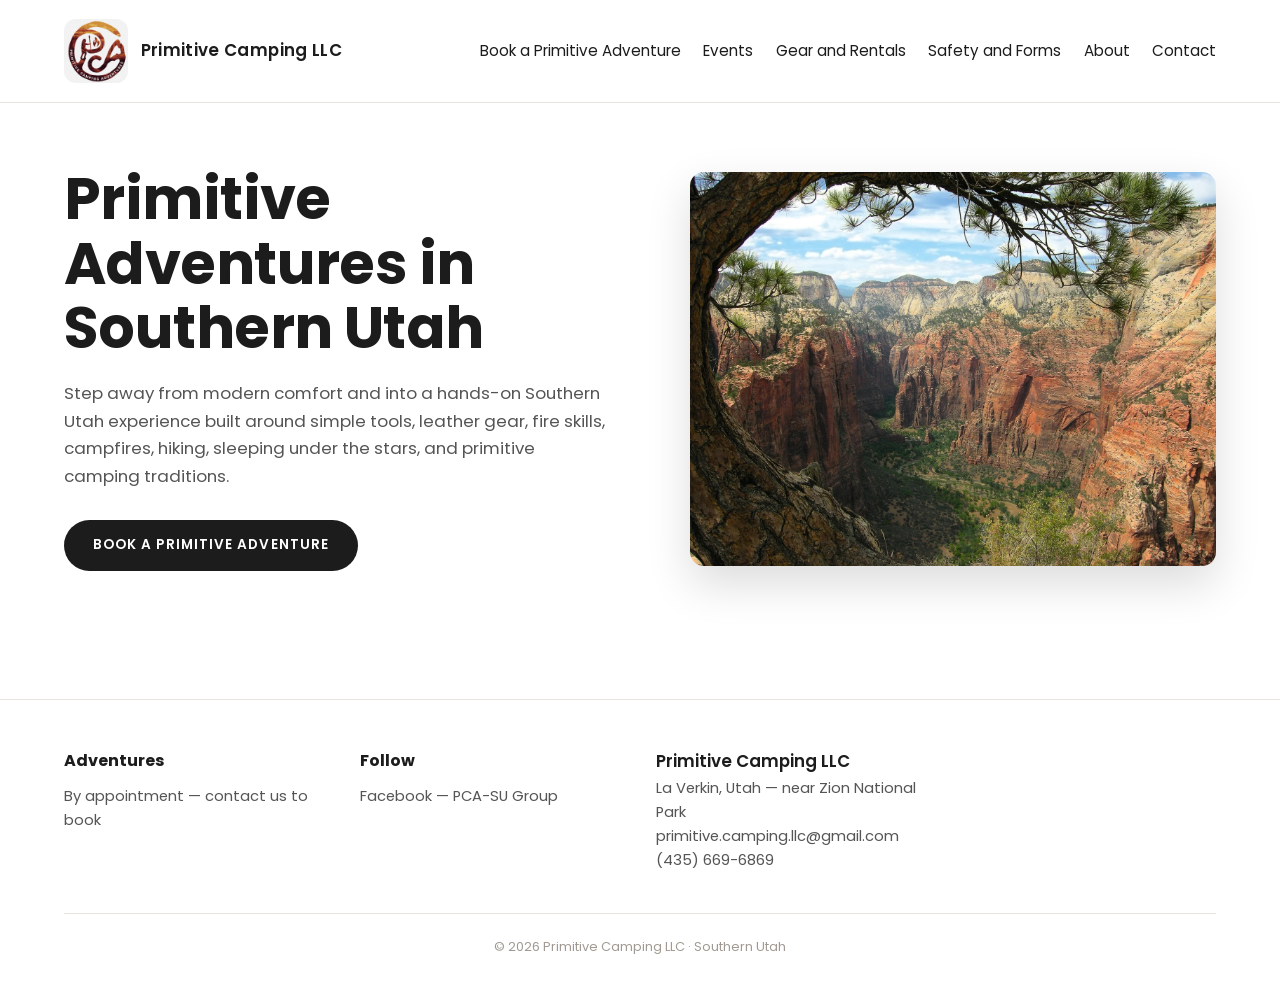
<file: index.html>
<!DOCTYPE html><html lang="en"><head><meta charset="utf-8">
<meta name="viewport" content="width=device-width, initial-scale=1">
<title>Primitive Camping LLC — Primitive Adventures in Southern Utah</title>
<link rel="preconnect" href="https://fonts.googleapis.com"><link href="https://fonts.googleapis.com/css2?family=Poppins:wght@400;600;700&display=swap" rel="stylesheet">
<link rel="stylesheet" href="style.css">
<link rel="icon" href="images/pcasu-logo.jpg">
</head><body>
<header>
  <a class="brand" href="index.html">
    <img src="images/pcasu-logo.jpg" alt="Primitive Camping Adventures logo">
    <span>Primitive Camping LLC</span>
  </a>
  <nav>
    <a href="experiences.html" data-page="experiences">Book a Primitive Adventure</a>
    <a href="events.html" data-page="events">Events</a>
    <a href="gear.html" data-page="gear">Gear and Rentals</a>
    <a href="safety.html" data-page="safety">Safety and Forms</a>
    <a href="about.html" data-page="about">About</a>
    <a href="contact.html" data-page="contact">Contact</a>
  </nav>
</header>
<section class="hero">
  <div>
    <h1>Primitive Adventures in Southern Utah</h1>
    <p>Step away from modern comfort and into a hands-on Southern Utah experience built around simple tools, leather gear, fire skills, campfires, hiking, sleeping under the stars, and primitive camping traditions.</p>
    <a class="btn" href="experiences.html">Book a Primitive Adventure</a>
  </div>
  <img src="images/zion-angels-landing-view.jpg" alt="View of Zion canyon from Angels Landing">
</section>
<footer>
  <div>
    <h4>Adventures</h4>
    <p>By appointment — contact us to book</p>
  </div>
  <div>
    <h4>Follow</h4>
    <p><a href="https://www.facebook.com/groups/422694499021515" target="_blank" rel="noopener">Facebook — PCA-SU Group</a></p>
  </div>
  <div>
    <p class="foot-brand">Primitive Camping LLC</p>
    <p>La Verkin, Utah — near Zion National Park</p>
    <p><a href="mailto:primitive.camping.llc@gmail.com">primitive.camping.llc@gmail.com</a></p>
    <p><a href="tel:+14356696869">(435) 669-6869</a></p>
  </div>
  <p class="copyright">© 2026 Primitive Camping LLC · Southern Utah</p>
</footer>
<script>document.querySelector('nav a[data-page=""]')?.classList.add('active');</script>
</body></html>
</file>
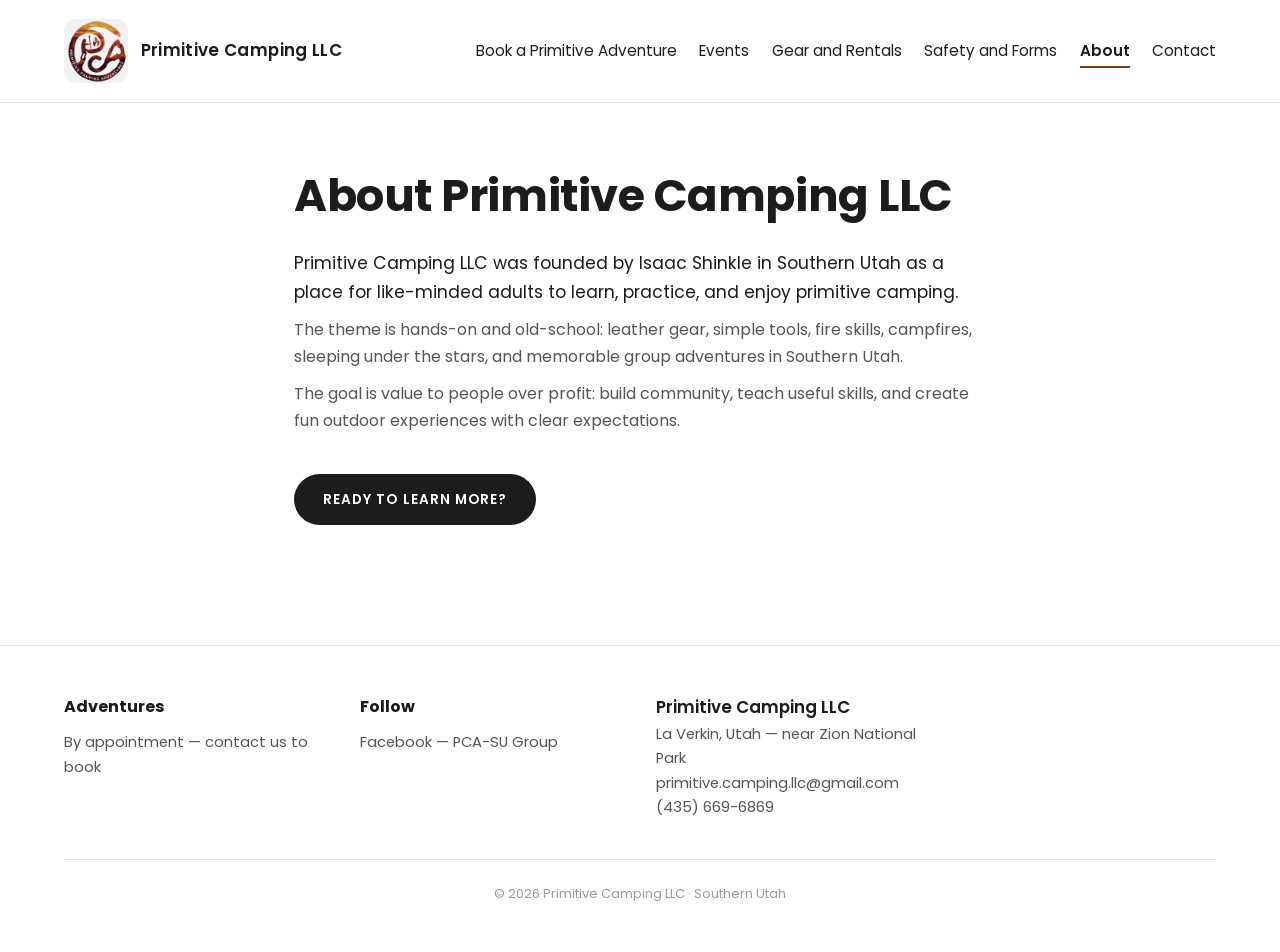
<file: about.html>
<!DOCTYPE html><html lang="en"><head><meta charset="utf-8">
<meta name="viewport" content="width=device-width, initial-scale=1">
<title>About — Primitive Camping LLC</title>
<link rel="preconnect" href="https://fonts.googleapis.com"><link href="https://fonts.googleapis.com/css2?family=Poppins:wght@400;600;700&display=swap" rel="stylesheet">
<link rel="stylesheet" href="style.css">
<link rel="icon" href="images/pcasu-logo.jpg">
</head><body>
<header>
  <a class="brand" href="index.html">
    <img src="images/pcasu-logo.jpg" alt="Primitive Camping Adventures logo">
    <span>Primitive Camping LLC</span>
  </a>
  <nav>
    <a href="experiences.html" data-page="experiences">Book a Primitive Adventure</a>
    <a href="events.html" data-page="events">Events</a>
    <a href="gear.html" data-page="gear">Gear and Rentals</a>
    <a href="safety.html" data-page="safety">Safety and Forms</a>
    <a href="about.html" data-page="about">About</a>
    <a href="contact.html" data-page="contact">Contact</a>
  </nav>
</header>
<section class="page page-narrow">
  <h1>About Primitive Camping LLC</h1>
  <p class="lead">Primitive Camping LLC was founded by Isaac Shinkle in Southern Utah as a place for like-minded adults to learn, practice, and enjoy primitive camping.</p>
  <p>The theme is hands-on and old-school: leather gear, simple tools, fire skills, campfires, sleeping under the stars, and memorable group adventures in Southern Utah.</p>
  <p>The goal is value to people over profit: build community, teach useful skills, and create fun outdoor experiences with clear expectations.</p>
  <a class="btn" href="experiences.html">Ready to Learn More?</a>
</section>
<footer>
  <div>
    <h4>Adventures</h4>
    <p>By appointment — contact us to book</p>
  </div>
  <div>
    <h4>Follow</h4>
    <p><a href="https://www.facebook.com/groups/422694499021515" target="_blank" rel="noopener">Facebook — PCA-SU Group</a></p>
  </div>
  <div>
    <p class="foot-brand">Primitive Camping LLC</p>
    <p>La Verkin, Utah — near Zion National Park</p>
    <p><a href="mailto:primitive.camping.llc@gmail.com">primitive.camping.llc@gmail.com</a></p>
    <p><a href="tel:+14356696869">(435) 669-6869</a></p>
  </div>
  <p class="copyright">© 2026 Primitive Camping LLC · Southern Utah</p>
</footer>
<script>document.querySelector('nav a[data-page="about"]')?.classList.add('active');</script>
</body></html>
</file>
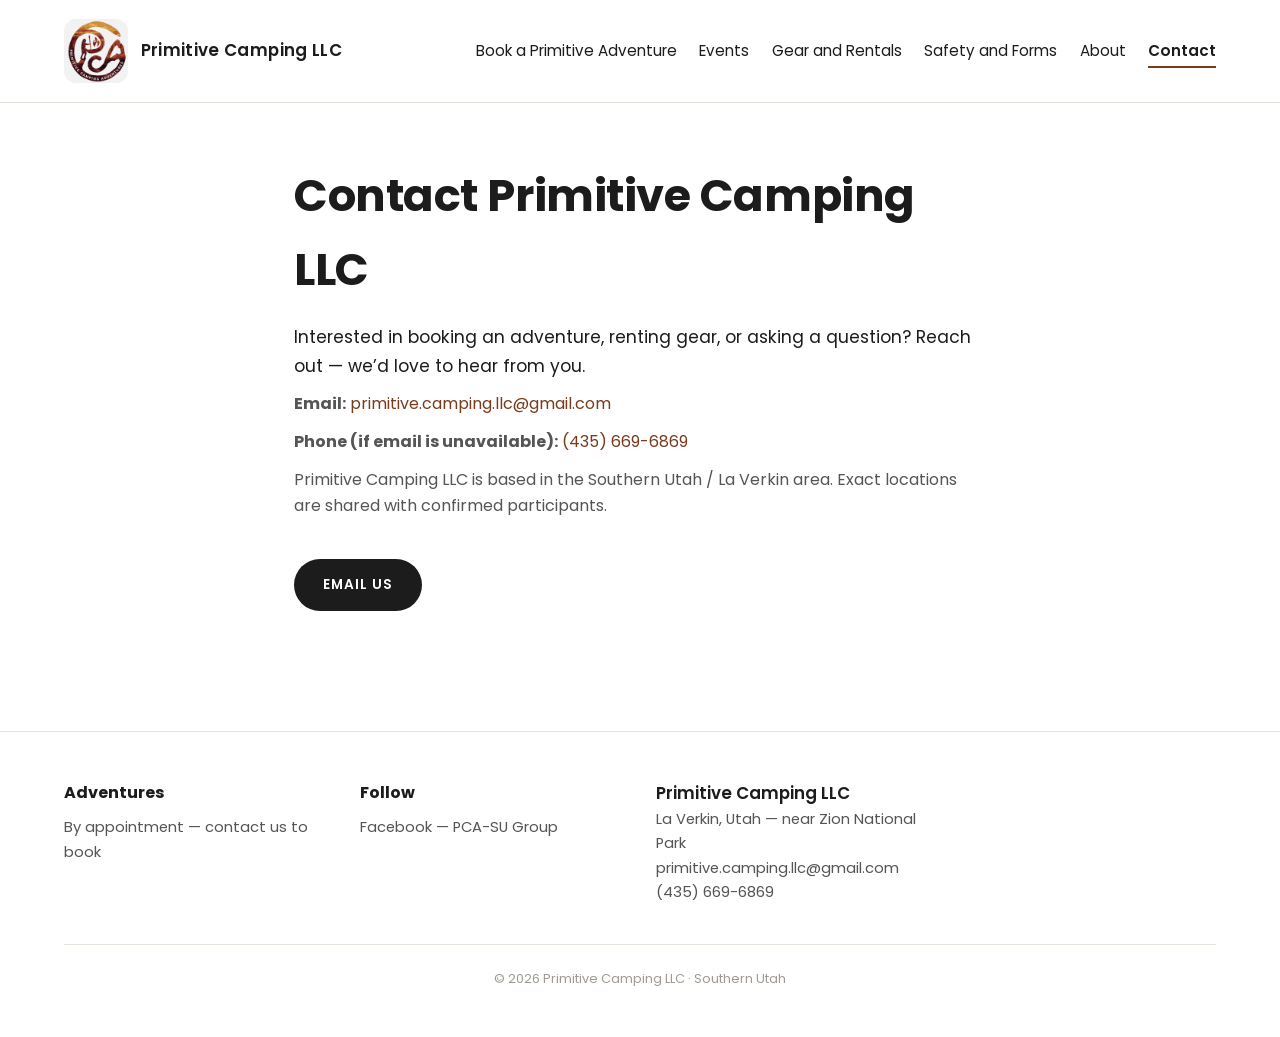
<file: contact.html>
<!DOCTYPE html><html lang="en"><head><meta charset="utf-8">
<meta name="viewport" content="width=device-width, initial-scale=1">
<title>Contact — Primitive Camping LLC</title>
<link rel="preconnect" href="https://fonts.googleapis.com"><link href="https://fonts.googleapis.com/css2?family=Poppins:wght@400;600;700&display=swap" rel="stylesheet">
<link rel="stylesheet" href="style.css">
<link rel="icon" href="images/pcasu-logo.jpg">
</head><body>
<header>
  <a class="brand" href="index.html">
    <img src="images/pcasu-logo.jpg" alt="Primitive Camping Adventures logo">
    <span>Primitive Camping LLC</span>
  </a>
  <nav>
    <a href="experiences.html" data-page="experiences">Book a Primitive Adventure</a>
    <a href="events.html" data-page="events">Events</a>
    <a href="gear.html" data-page="gear">Gear and Rentals</a>
    <a href="safety.html" data-page="safety">Safety and Forms</a>
    <a href="about.html" data-page="about">About</a>
    <a href="contact.html" data-page="contact">Contact</a>
  </nav>
</header>
<section class="page page-narrow">
  <h1>Contact Primitive Camping LLC</h1>
  <p class="lead">Interested in booking an adventure, renting gear, or asking a question? Reach out — we&rsquo;d love to hear from you.</p>
  <p><strong>Email:</strong> <a href="mailto:primitive.camping.llc@gmail.com">primitive.camping.llc@gmail.com</a></p>
  <p><strong>Phone (if email is unavailable):</strong> <a href="tel:+14356696869">(435) 669-6869</a></p>
  <p>Primitive Camping LLC is based in the Southern Utah / La Verkin area. Exact locations are shared with confirmed participants.</p>
  <a class="btn" href="mailto:primitive.camping.llc@gmail.com?subject=Adventure%20Inquiry">Email Us</a>
</section>
<footer>
  <div>
    <h4>Adventures</h4>
    <p>By appointment — contact us to book</p>
  </div>
  <div>
    <h4>Follow</h4>
    <p><a href="https://www.facebook.com/groups/422694499021515" target="_blank" rel="noopener">Facebook — PCA-SU Group</a></p>
  </div>
  <div>
    <p class="foot-brand">Primitive Camping LLC</p>
    <p>La Verkin, Utah — near Zion National Park</p>
    <p><a href="mailto:primitive.camping.llc@gmail.com">primitive.camping.llc@gmail.com</a></p>
    <p><a href="tel:+14356696869">(435) 669-6869</a></p>
  </div>
  <p class="copyright">© 2026 Primitive Camping LLC · Southern Utah</p>
</footer>
<script>document.querySelector('nav a[data-page="contact"]')?.classList.add('active');</script>
</body></html>
</file>
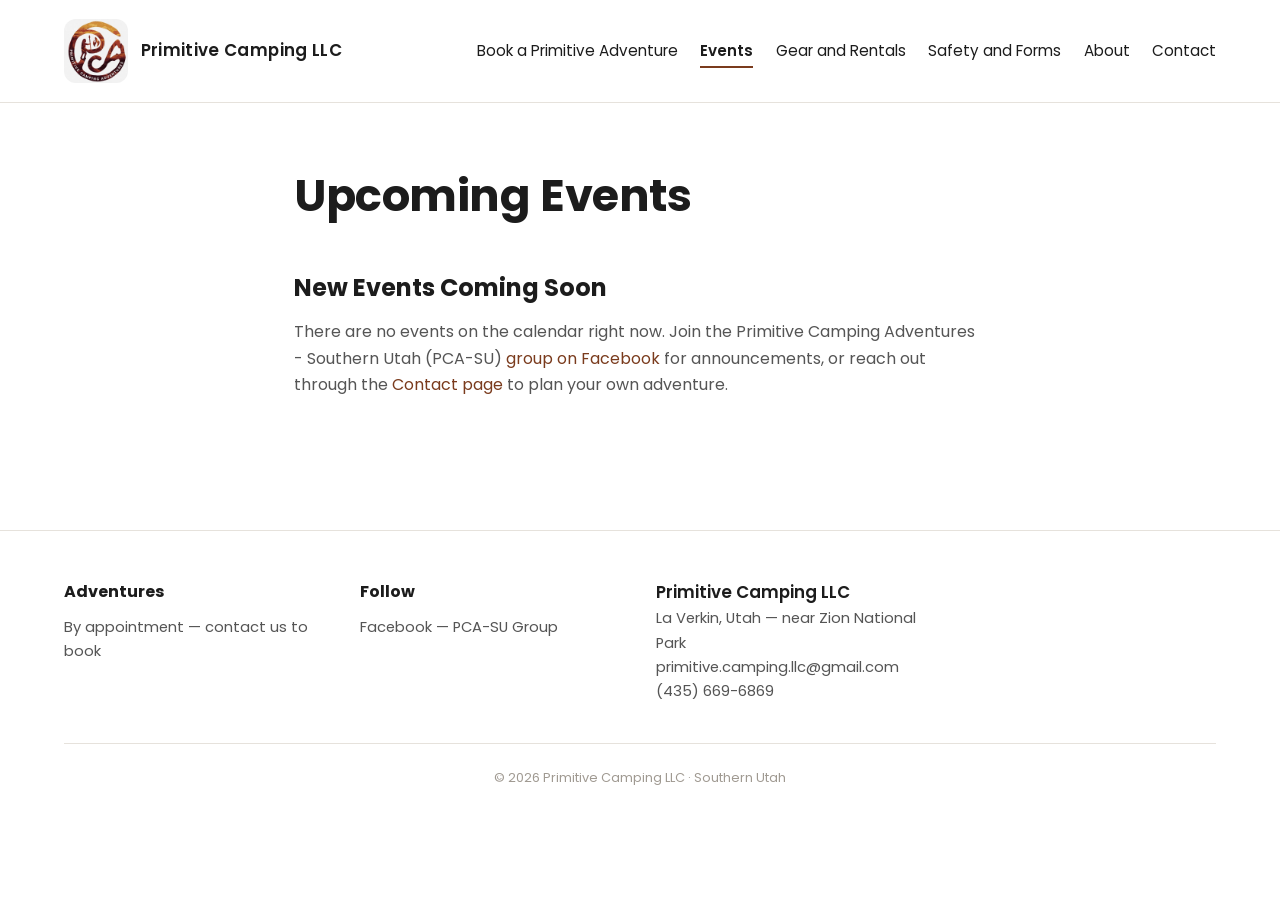
<file: events.html>
<!DOCTYPE html><html lang="en"><head><meta charset="utf-8">
<meta name="viewport" content="width=device-width, initial-scale=1">
<title>Events — Primitive Camping LLC</title>
<link rel="preconnect" href="https://fonts.googleapis.com"><link href="https://fonts.googleapis.com/css2?family=Poppins:wght@400;600;700&display=swap" rel="stylesheet">
<link rel="stylesheet" href="style.css">
<link rel="icon" href="images/pcasu-logo.jpg">
</head><body>
<header>
  <a class="brand" href="index.html">
    <img src="images/pcasu-logo.jpg" alt="Primitive Camping Adventures logo">
    <span>Primitive Camping LLC</span>
  </a>
  <nav>
    <a href="experiences.html" data-page="experiences">Book a Primitive Adventure</a>
    <a href="events.html" data-page="events">Events</a>
    <a href="gear.html" data-page="gear">Gear and Rentals</a>
    <a href="safety.html" data-page="safety">Safety and Forms</a>
    <a href="about.html" data-page="about">About</a>
    <a href="contact.html" data-page="contact">Contact</a>
  </nav>
</header>
<section class="page page-narrow">
  <h1>Upcoming Events</h1>
  <h2>New Events Coming Soon</h2>
  <p>There are no events on the calendar right now. Join the Primitive Camping Adventures - Southern Utah (PCA-SU) <a href="https://www.facebook.com/groups/422694499021515" target="_blank" rel="noopener">group on Facebook</a> for announcements, or reach out through the <a href="contact.html">Contact page</a> to plan your own adventure.</p>
</section>
<footer>
  <div>
    <h4>Adventures</h4>
    <p>By appointment — contact us to book</p>
  </div>
  <div>
    <h4>Follow</h4>
    <p><a href="https://www.facebook.com/groups/422694499021515" target="_blank" rel="noopener">Facebook — PCA-SU Group</a></p>
  </div>
  <div>
    <p class="foot-brand">Primitive Camping LLC</p>
    <p>La Verkin, Utah — near Zion National Park</p>
    <p><a href="mailto:primitive.camping.llc@gmail.com">primitive.camping.llc@gmail.com</a></p>
    <p><a href="tel:+14356696869">(435) 669-6869</a></p>
  </div>
  <p class="copyright">© 2026 Primitive Camping LLC · Southern Utah</p>
</footer>
<script>document.querySelector('nav a[data-page="events"]')?.classList.add('active');</script>
</body></html>
</file>
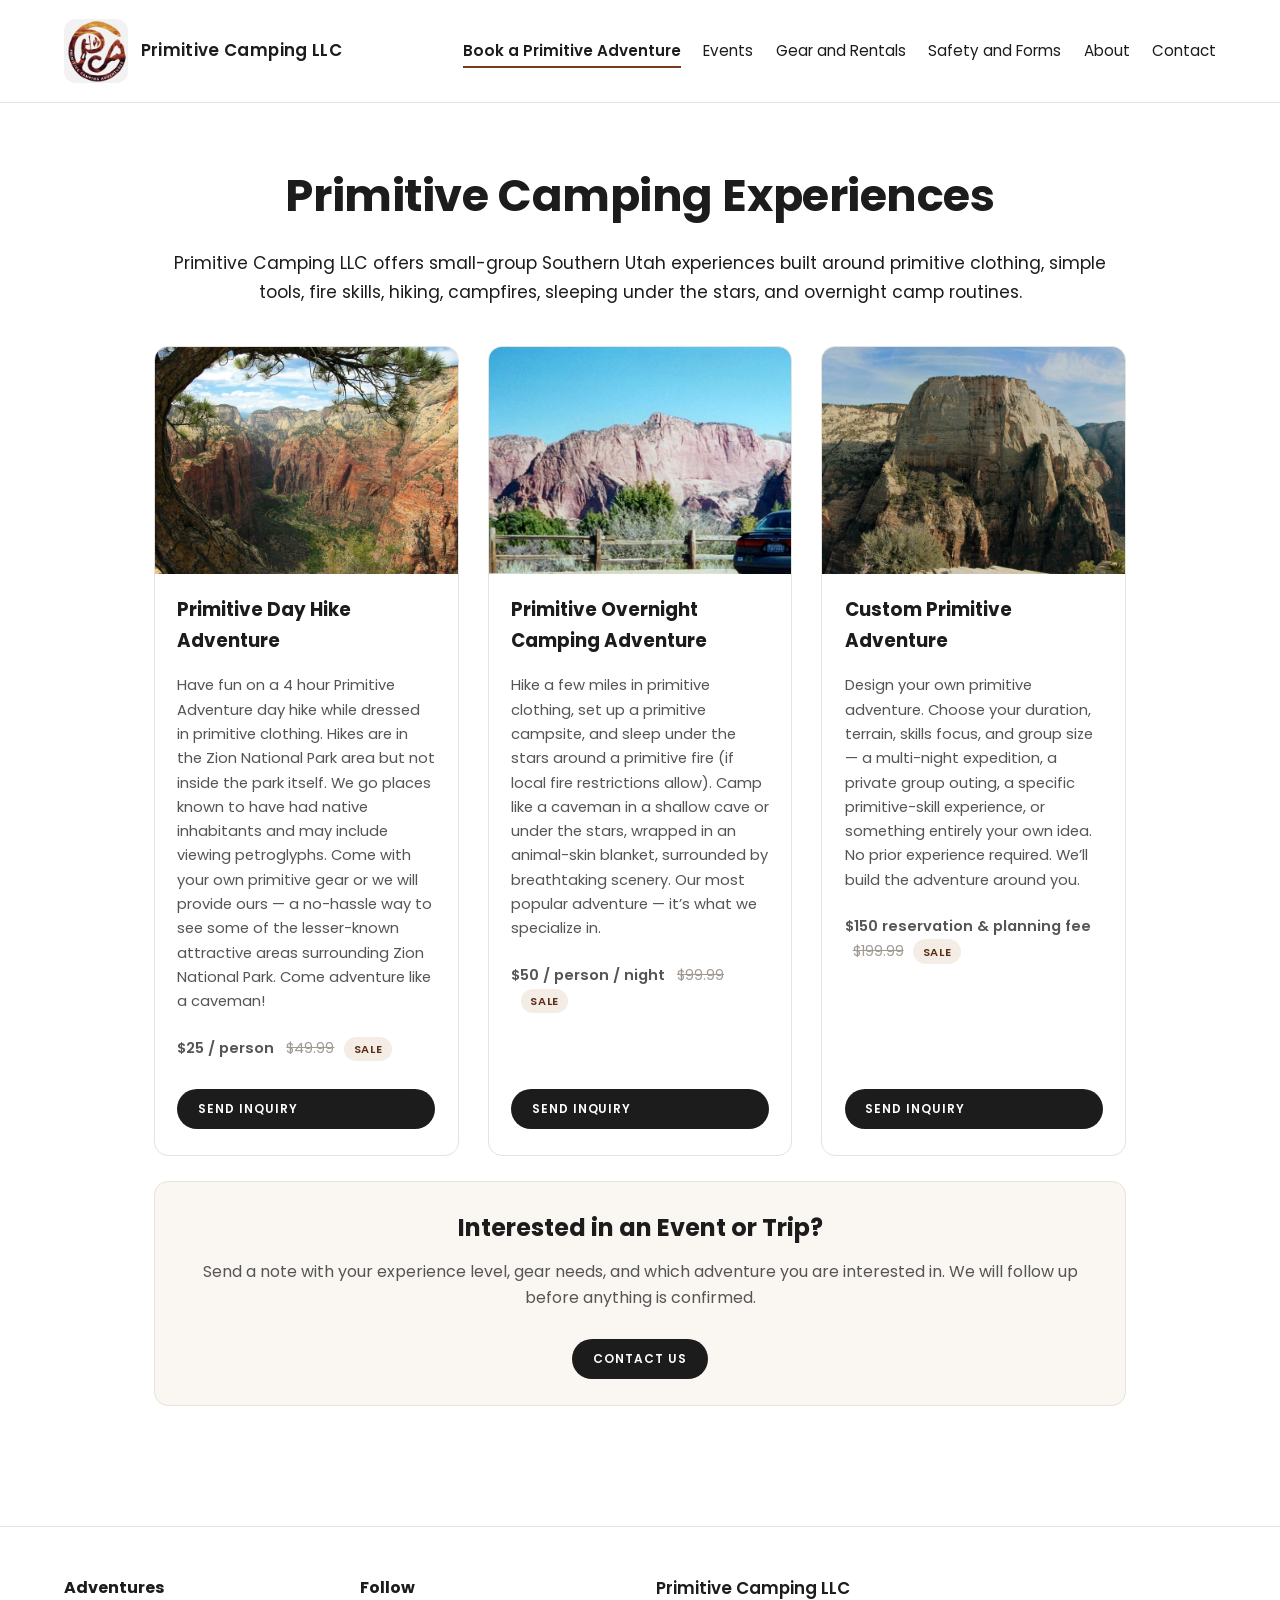
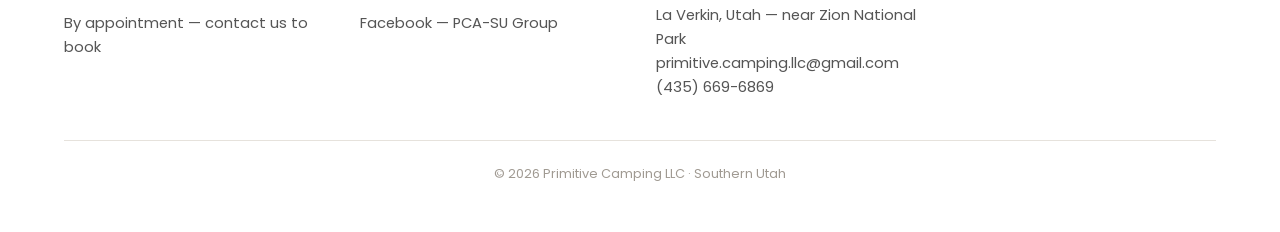
<file: experiences.html>
<!DOCTYPE html><html lang="en"><head><meta charset="utf-8">
<meta name="viewport" content="width=device-width, initial-scale=1">
<title>Book a Primitive Adventure — Primitive Camping LLC</title>
<link rel="preconnect" href="https://fonts.googleapis.com"><link href="https://fonts.googleapis.com/css2?family=Poppins:wght@400;600;700&display=swap" rel="stylesheet">
<link rel="stylesheet" href="style.css">
<link rel="icon" href="images/pcasu-logo.jpg">
</head><body>
<header>
  <a class="brand" href="index.html">
    <img src="images/pcasu-logo.jpg" alt="Primitive Camping Adventures logo">
    <span>Primitive Camping LLC</span>
  </a>
  <nav>
    <a href="experiences.html" data-page="experiences">Book a Primitive Adventure</a>
    <a href="events.html" data-page="events">Events</a>
    <a href="gear.html" data-page="gear">Gear and Rentals</a>
    <a href="safety.html" data-page="safety">Safety and Forms</a>
    <a href="about.html" data-page="about">About</a>
    <a href="contact.html" data-page="contact">Contact</a>
  </nav>
</header>
<section class="page">
  <div class="center">
    <h1>Primitive Camping Experiences</h1>
    <p class="lead">Primitive Camping LLC offers small-group Southern Utah experiences built around primitive clothing, simple tools, fire skills, hiking, campfires, sleeping under the stars, and overnight camp routines.</p>
  </div>
  <div class="cards">
    <div class="card">
      <img src="images/zion-angels-landing-view.jpg" alt="Zion canyon view">
      <div class="body">
        <h3>Primitive Day Hike Adventure</h3>
        <p>Have fun on a 4 hour Primitive Adventure day hike while dressed in primitive clothing. Hikes are in the Zion National Park area but not inside the park itself. We go places known to have had native inhabitants and may include viewing petroglyphs. Come with your own primitive gear or we will provide ours — a no-hassle way to see some of the lesser-known attractive areas surrounding Zion National Park. Come adventure like a caveman!</p>
        <p class="price">$25 / person <span class="was">$49.99</span><span class="badge">Sale</span></p>
        <a class="btn small" href="mailto:primitive.camping.llc@gmail.com?subject=Day%20Hike%20Adventure%20Inquiry">Send Inquiry</a>
      </div>
    </div>
    <div class="card">
      <img src="images/zion-kolob-canyon.jpg" alt="Kolob Canyon red cliffs">
      <div class="body">
        <h3>Primitive Overnight Camping Adventure</h3>
        <p>Hike a few miles in primitive clothing, set up a primitive campsite, and sleep under the stars around a primitive fire (if local fire restrictions allow). Camp like a caveman in a shallow cave or under the stars, wrapped in an animal-skin blanket, surrounded by breathtaking scenery. Our most popular adventure — it&rsquo;s what we specialize in.</p>
        <p class="price">$50 / person / night <span class="was">$99.99</span><span class="badge">Sale</span></p>
        <a class="btn small" href="mailto:primitive.camping.llc@gmail.com?subject=Overnight%20Camping%20Adventure%20Inquiry">Send Inquiry</a>
      </div>
    </div>
    <div class="card">
      <img src="images/zion-great-white-throne.jpg" alt="Great White Throne, Zion">
      <div class="body">
        <h3>Custom Primitive Adventure</h3>
        <p>Design your own primitive adventure. Choose your duration, terrain, skills focus, and group size — a multi-night expedition, a private group outing, a specific primitive-skill experience, or something entirely your own idea. No prior experience required. We&rsquo;ll build the adventure around you.</p>
        <p class="price">$150 reservation &amp; planning fee <span class="was">$199.99</span><span class="badge">Sale</span></p>
        <a class="btn small" href="mailto:primitive.camping.llc@gmail.com?subject=Custom%20Primitive%20Adventure%20Inquiry">Send Inquiry</a>
      </div>
    </div>
  </div>
  <div class="notice center">
    <h2 style="margin-top:0">Interested in an Event or Trip?</h2>
    <p>Send a note with your experience level, gear needs, and which adventure you are interested in. We will follow up before anything is confirmed.</p>
    <a class="btn small" href="contact.html">Contact Us</a>
  </div>
</section>
<footer>
  <div>
    <h4>Adventures</h4>
    <p>By appointment — contact us to book</p>
  </div>
  <div>
    <h4>Follow</h4>
    <p><a href="https://www.facebook.com/groups/422694499021515" target="_blank" rel="noopener">Facebook — PCA-SU Group</a></p>
  </div>
  <div>
    <p class="foot-brand">Primitive Camping LLC</p>
    <p>La Verkin, Utah — near Zion National Park</p>
    <p><a href="mailto:primitive.camping.llc@gmail.com">primitive.camping.llc@gmail.com</a></p>
    <p><a href="tel:+14356696869">(435) 669-6869</a></p>
  </div>
  <p class="copyright">© 2026 Primitive Camping LLC · Southern Utah</p>
</footer>
<script>document.querySelector('nav a[data-page="experiences"]')?.classList.add('active');</script>
</body></html>
</file>
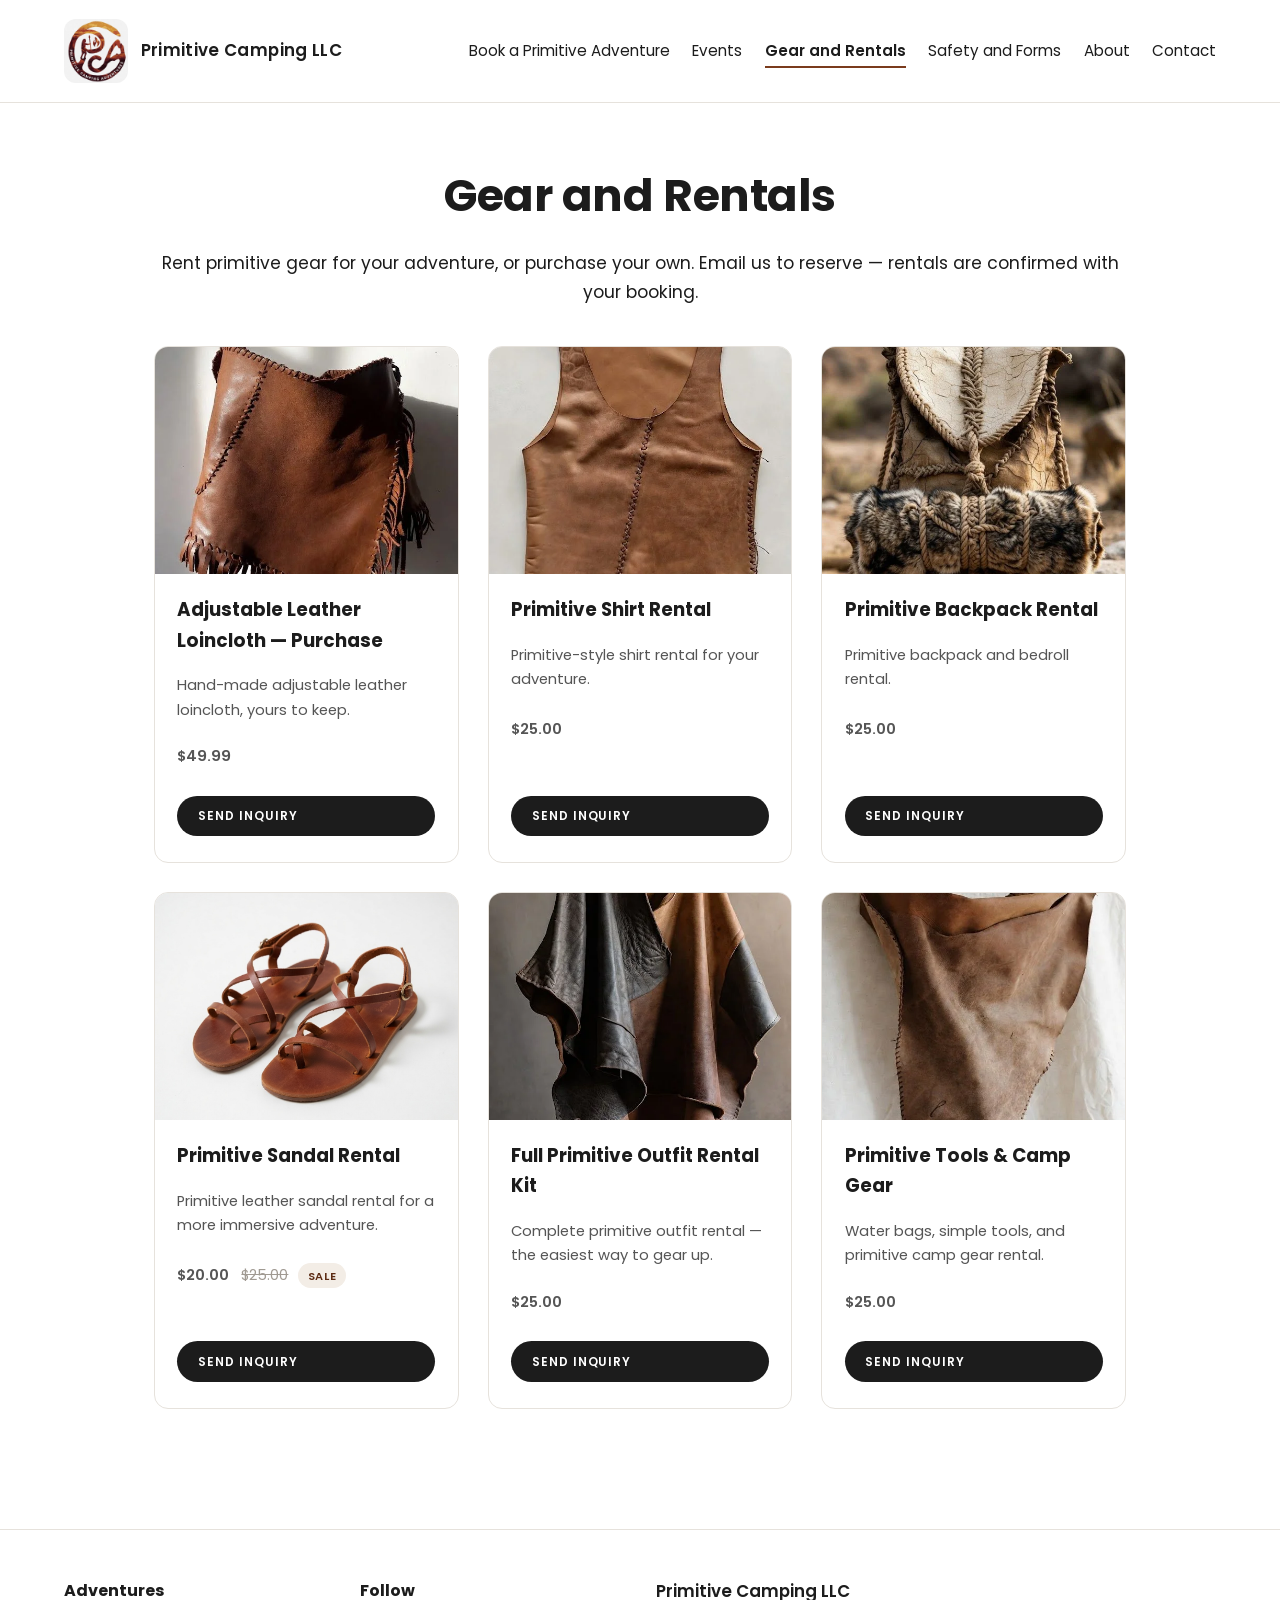
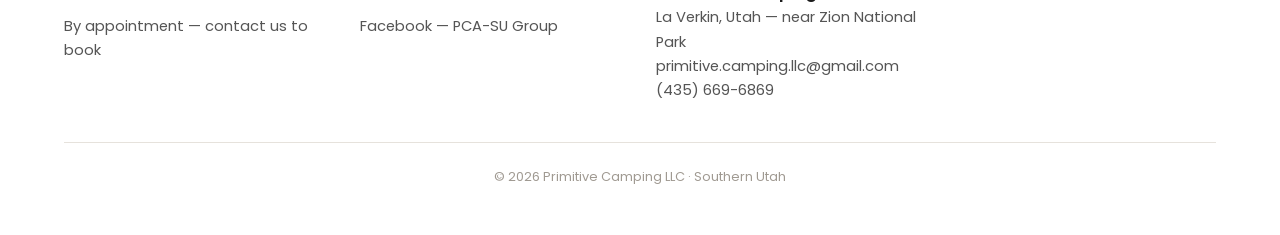
<file: gear.html>
<!DOCTYPE html><html lang="en"><head><meta charset="utf-8">
<meta name="viewport" content="width=device-width, initial-scale=1">
<title>Gear and Rentals — Primitive Camping LLC</title>
<link rel="preconnect" href="https://fonts.googleapis.com"><link href="https://fonts.googleapis.com/css2?family=Poppins:wght@400;600;700&display=swap" rel="stylesheet">
<link rel="stylesheet" href="style.css">
<link rel="icon" href="images/pcasu-logo.jpg">
</head><body>
<header>
  <a class="brand" href="index.html">
    <img src="images/pcasu-logo.jpg" alt="Primitive Camping Adventures logo">
    <span>Primitive Camping LLC</span>
  </a>
  <nav>
    <a href="experiences.html" data-page="experiences">Book a Primitive Adventure</a>
    <a href="events.html" data-page="events">Events</a>
    <a href="gear.html" data-page="gear">Gear and Rentals</a>
    <a href="safety.html" data-page="safety">Safety and Forms</a>
    <a href="about.html" data-page="about">About</a>
    <a href="contact.html" data-page="contact">Contact</a>
  </nav>
</header>
<section class="page">
  <div class="center">
    <h1>Gear and Rentals</h1>
    <p class="lead">Rent primitive gear for your adventure, or purchase your own. Email us to reserve — rentals are confirmed with your booking.</p>
  </div>
  <div class="cards">
    <div class="card">
      <img src="images/loincloth1.jpg" alt="Adjustable leather loincloth">
      <div class="body"><h3>Adjustable Leather Loincloth — Purchase</h3><p>Hand-made adjustable leather loincloth, yours to keep.</p><p class="price">$49.99</p>
      <a class="btn small" href="mailto:primitive.camping.llc@gmail.com?subject=Loincloth%20Purchase%20Inquiry">Send Inquiry</a></div>
    </div>
    <div class="card">
      <img src="images/shirt1.jpg" alt="Primitive shirt">
      <div class="body"><h3>Primitive Shirt Rental</h3><p>Primitive-style shirt rental for your adventure.</p><p class="price">$25.00</p>
      <a class="btn small" href="mailto:primitive.camping.llc@gmail.com?subject=Primitive%20Shirt%20Rental%20Inquiry">Send Inquiry</a></div>
    </div>
    <div class="card">
      <img src="images/backpack1bedroll.jpg" alt="Primitive backpack with bedroll">
      <div class="body"><h3>Primitive Backpack Rental</h3><p>Primitive backpack and bedroll rental.</p><p class="price">$25.00</p>
      <a class="btn small" href="mailto:primitive.camping.llc@gmail.com?subject=Primitive%20Backpack%20Rental%20Inquiry">Send Inquiry</a></div>
    </div>
    <div class="card">
      <img src="images/primitive-sandals.jpg" alt="Primitive leather sandals on display">
      <div class="body"><h3>Primitive Sandal Rental</h3><p>Primitive leather sandal rental for a more immersive adventure.</p><p class="price">$20.00 <span class="was">$25.00</span><span class="badge">Sale</span></p>
      <a class="btn small" href="mailto:primitive.camping.llc@gmail.com?subject=Primitive%20Sandal%20Rental%20Inquiry">Send Inquiry</a></div>
    </div>
    <div class="card">
      <img src="images/shirt2.jpg" alt="Full primitive outfit">
      <div class="body"><h3>Full Primitive Outfit Rental Kit</h3><p>Complete primitive outfit rental — the easiest way to gear up.</p><p class="price">$25.00</p>
      <a class="btn small" href="mailto:primitive.camping.llc@gmail.com?subject=Full%20Outfit%20Rental%20Inquiry">Send Inquiry</a></div>
    </div>
    <div class="card">
      <img src="images/loincloth4.jpg" alt="Primitive tools and camp gear">
      <div class="body"><h3>Primitive Tools &amp; Camp Gear</h3><p>Water bags, simple tools, and primitive camp gear rental.</p><p class="price">$25.00</p>
      <a class="btn small" href="mailto:primitive.camping.llc@gmail.com?subject=Tools%20and%20Camp%20Gear%20Inquiry">Send Inquiry</a></div>
    </div>
  </div>
</section>
<footer>
  <div>
    <h4>Adventures</h4>
    <p>By appointment — contact us to book</p>
  </div>
  <div>
    <h4>Follow</h4>
    <p><a href="https://www.facebook.com/groups/422694499021515" target="_blank" rel="noopener">Facebook — PCA-SU Group</a></p>
  </div>
  <div>
    <p class="foot-brand">Primitive Camping LLC</p>
    <p>La Verkin, Utah — near Zion National Park</p>
    <p><a href="mailto:primitive.camping.llc@gmail.com">primitive.camping.llc@gmail.com</a></p>
    <p><a href="tel:+14356696869">(435) 669-6869</a></p>
  </div>
  <p class="copyright">© 2026 Primitive Camping LLC · Southern Utah</p>
</footer>
<script>document.querySelector('nav a[data-page="gear"]')?.classList.add('active');</script>
</body></html>
</file>
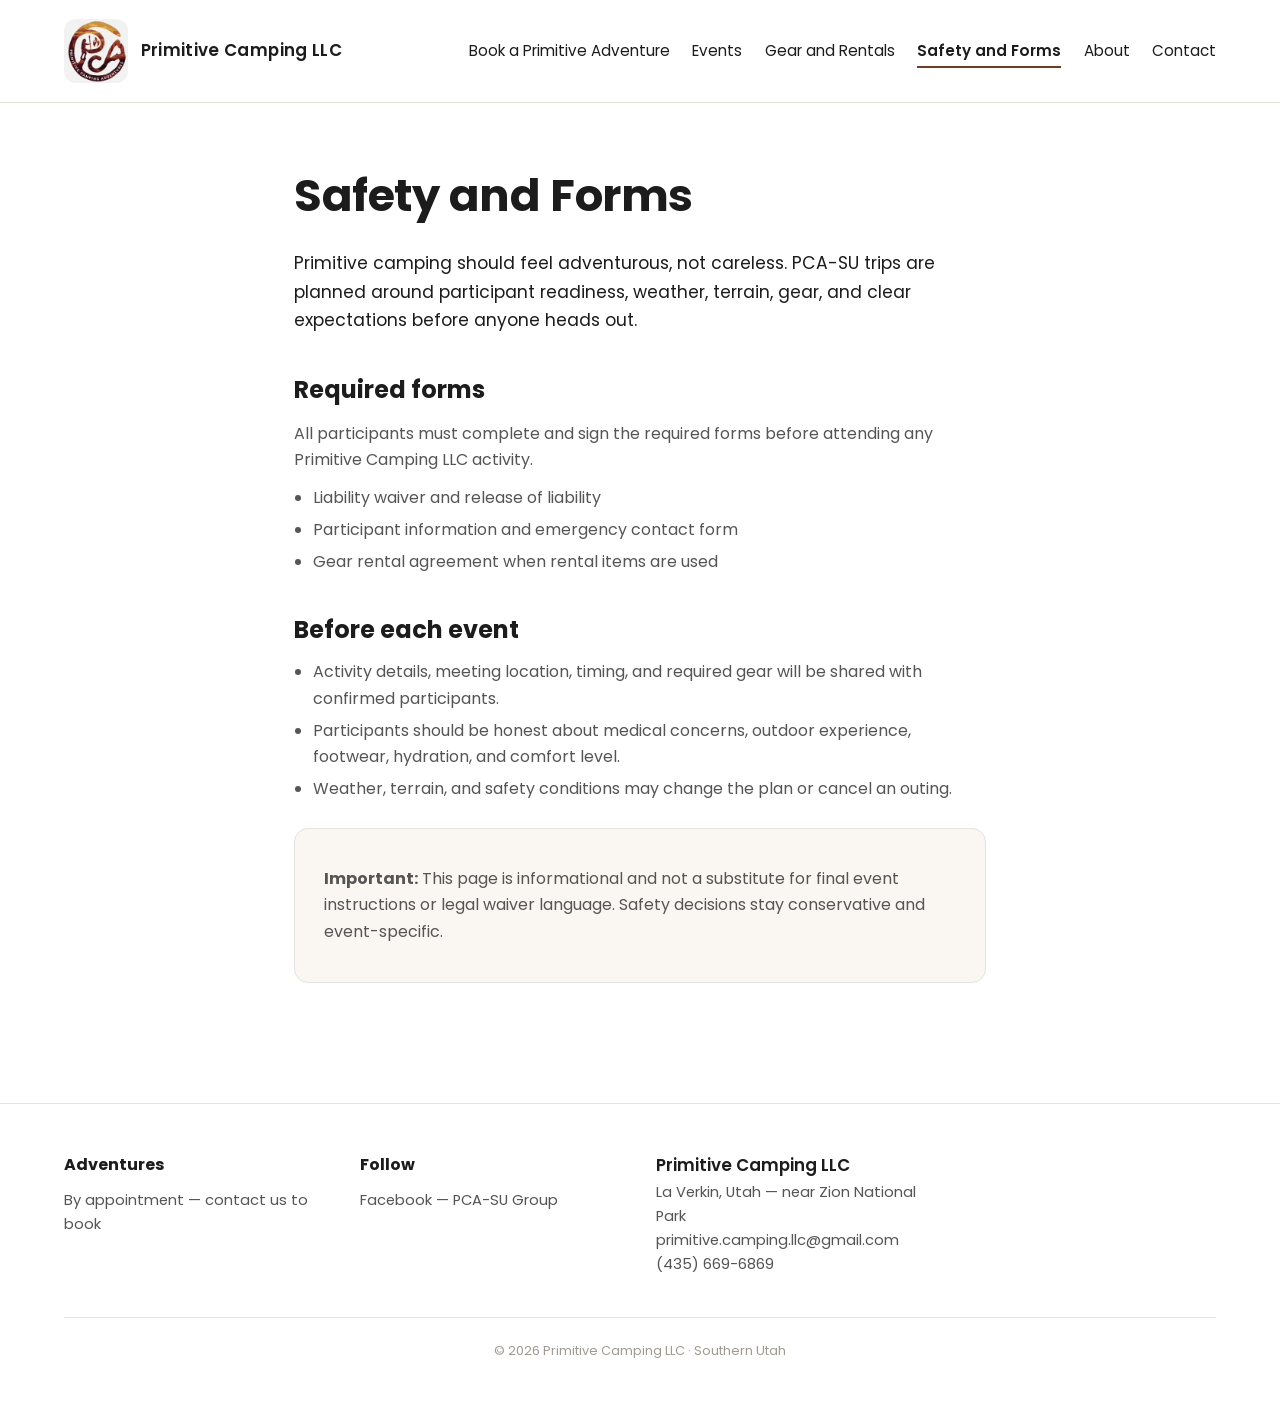
<file: safety.html>
<!DOCTYPE html><html lang="en"><head><meta charset="utf-8">
<meta name="viewport" content="width=device-width, initial-scale=1">
<title>Safety and Forms — Primitive Camping LLC</title>
<link rel="preconnect" href="https://fonts.googleapis.com"><link href="https://fonts.googleapis.com/css2?family=Poppins:wght@400;600;700&display=swap" rel="stylesheet">
<link rel="stylesheet" href="style.css">
<link rel="icon" href="images/pcasu-logo.jpg">
</head><body>
<header>
  <a class="brand" href="index.html">
    <img src="images/pcasu-logo.jpg" alt="Primitive Camping Adventures logo">
    <span>Primitive Camping LLC</span>
  </a>
  <nav>
    <a href="experiences.html" data-page="experiences">Book a Primitive Adventure</a>
    <a href="events.html" data-page="events">Events</a>
    <a href="gear.html" data-page="gear">Gear and Rentals</a>
    <a href="safety.html" data-page="safety">Safety and Forms</a>
    <a href="about.html" data-page="about">About</a>
    <a href="contact.html" data-page="contact">Contact</a>
  </nav>
</header>
<section class="page page-narrow">
  <h1>Safety and Forms</h1>
  <p class="lead">Primitive camping should feel adventurous, not careless. PCA-SU trips are planned around participant readiness, weather, terrain, gear, and clear expectations before anyone heads out.</p>

  <h2>Required forms</h2>
  <p>All participants must complete and sign the required forms before attending any Primitive Camping LLC activity.</p>
  <ul class="tidy">
    <li>Liability waiver and release of liability</li>
    <li>Participant information and emergency contact form</li>
    <li>Gear rental agreement when rental items are used</li>
  </ul>

  <h2>Before each event</h2>
  <ul class="tidy">
    <li>Activity details, meeting location, timing, and required gear will be shared with confirmed participants.</li>
    <li>Participants should be honest about medical concerns, outdoor experience, footwear, hydration, and comfort level.</li>
    <li>Weather, terrain, and safety conditions may change the plan or cancel an outing.</li>
  </ul>

  <div class="notice">
    <p><strong>Important:</strong> This page is informational and not a substitute for final event instructions or legal waiver language. Safety decisions stay conservative and event-specific.</p>
  </div>
</section>
<footer>
  <div>
    <h4>Adventures</h4>
    <p>By appointment — contact us to book</p>
  </div>
  <div>
    <h4>Follow</h4>
    <p><a href="https://www.facebook.com/groups/422694499021515" target="_blank" rel="noopener">Facebook — PCA-SU Group</a></p>
  </div>
  <div>
    <p class="foot-brand">Primitive Camping LLC</p>
    <p>La Verkin, Utah — near Zion National Park</p>
    <p><a href="mailto:primitive.camping.llc@gmail.com">primitive.camping.llc@gmail.com</a></p>
    <p><a href="tel:+14356696869">(435) 669-6869</a></p>
  </div>
  <p class="copyright">© 2026 Primitive Camping LLC · Southern Utah</p>
</footer>
<script>document.querySelector('nav a[data-page="safety"]')?.classList.add('active');</script>
</body></html>
</file>
<file: style.css>
/* Primitive Camping LLC — static site */
:root{
  --ink:#1c1c1c;
  --muted:#555;
  --line:#e6e2dc;
  --bg:#ffffff;
  --accent:#7a3b1d;
  --accent-dark:#5d2c14;
}
*{margin:0;padding:0;box-sizing:border-box}
html{scroll-behavior:smooth}
body{font-family:'Poppins',system-ui,-apple-system,'Segoe UI',sans-serif;color:var(--ink);background:var(--bg);line-height:1.65}
img{max-width:100%;display:block}
a{color:var(--accent);text-decoration:none}
a:hover{text-decoration:underline}

header{display:flex;align-items:center;justify-content:space-between;gap:1rem;padding:1.2rem 5vw;border-bottom:1px solid var(--line);flex-wrap:wrap}
.brand{display:flex;align-items:center;gap:.8rem;text-decoration:none}
.brand img{width:64px;height:64px;border-radius:12px}
.brand span{font-weight:600;font-size:1.05rem;color:var(--ink);letter-spacing:.02em}
nav{display:flex;gap:1.4rem;flex-wrap:wrap}
nav a{color:var(--ink);font-size:.95rem;padding:.2rem 0;border-bottom:2px solid transparent}
nav a:hover{text-decoration:none;border-bottom-color:var(--accent)}
nav a.active{border-bottom-color:var(--accent);font-weight:600}

.hero{display:grid;grid-template-columns:1.1fr 1fr;gap:3rem;align-items:center;padding:4rem 5vw;max-width:1300px;margin:0 auto}
.hero h1{font-size:clamp(2.2rem,5vw,3.6rem);line-height:1.12;font-weight:700;letter-spacing:-.01em}
.hero p{margin-top:1.2rem;color:var(--muted);font-size:1.05rem;max-width:34rem}
.hero img{border-radius:14px;box-shadow:0 18px 45px rgba(0,0,0,.14)}
@media(max-width:800px){.hero{grid-template-columns:1fr}}

.btn{display:inline-block;margin-top:1.8rem;background:var(--ink);color:#fff;padding:.9rem 1.8rem;border-radius:999px;font-size:.85rem;font-weight:600;letter-spacing:.08em;text-transform:uppercase;transition:background .2s}
.btn:hover{background:var(--accent);text-decoration:none}
.btn.small{margin-top:1rem;padding:.65rem 1.3rem;font-size:.75rem}

.page{max-width:1100px;margin:0 auto;padding:3.5rem 5vw}
.page-narrow{max-width:820px}
.page h1{font-size:clamp(2rem,4vw,2.8rem);margin-bottom:1rem;letter-spacing:-.01em}
.page h2{font-size:1.5rem;margin:2.2rem 0 .6rem}
.page p{margin:.7rem 0;color:var(--muted)}
.page .lead{font-size:1.08rem;color:var(--ink)}
.center{text-align:center}

.cards{display:grid;grid-template-columns:repeat(auto-fit,minmax(280px,1fr));gap:1.8rem;margin-top:2.5rem}
.card{border:1px solid var(--line);border-radius:14px;overflow:hidden;display:flex;flex-direction:column;transition:box-shadow .2s,transform .2s}
.card:hover{box-shadow:0 14px 34px rgba(0,0,0,.10);transform:translateY(-3px)}
.card img{aspect-ratio:4/3;object-fit:cover;width:100%}
.card .body{padding:1.3rem 1.4rem 1.6rem;display:flex;flex-direction:column;flex:1}
.card h3{font-size:1.15rem;margin-bottom:.4rem}
.card p{color:var(--muted);font-size:.92rem;flex:1}
.price{margin-top:.9rem;font-weight:600}
.price .was{color:#a09a92;text-decoration:line-through;font-weight:400;margin-left:.5rem;font-size:.9rem}
.badge{display:inline-block;background:#f3ede6;color:var(--accent-dark);font-size:.7rem;font-weight:600;letter-spacing:.06em;text-transform:uppercase;padding:.2rem .6rem;border-radius:999px;margin-left:.6rem}

ul.tidy{margin:.6rem 0 .6rem 1.2rem;color:var(--muted)}
ul.tidy li{margin:.35rem 0}

.notice{background:#faf7f2;border:1px solid var(--line);border-radius:14px;padding:1.6rem 1.8rem;margin-top:1.6rem}

footer{border-top:1px solid var(--line);margin-top:4rem;padding:3rem 5vw;display:grid;grid-template-columns:repeat(auto-fit,minmax(220px,1fr));gap:2rem;max-width:1300px;margin-left:auto;margin-right:auto}
footer h4{font-size:1rem;margin-bottom:.6rem}
footer p,footer a{font-size:.92rem;color:var(--muted)}
footer .foot-brand{font-weight:600;color:var(--ink);font-size:1.05rem}
.copyright{grid-column:1/-1;text-align:center;font-size:.8rem;color:#a09a92;border-top:1px solid var(--line);padding-top:1.4rem;margin-top:.5rem}
</file>
